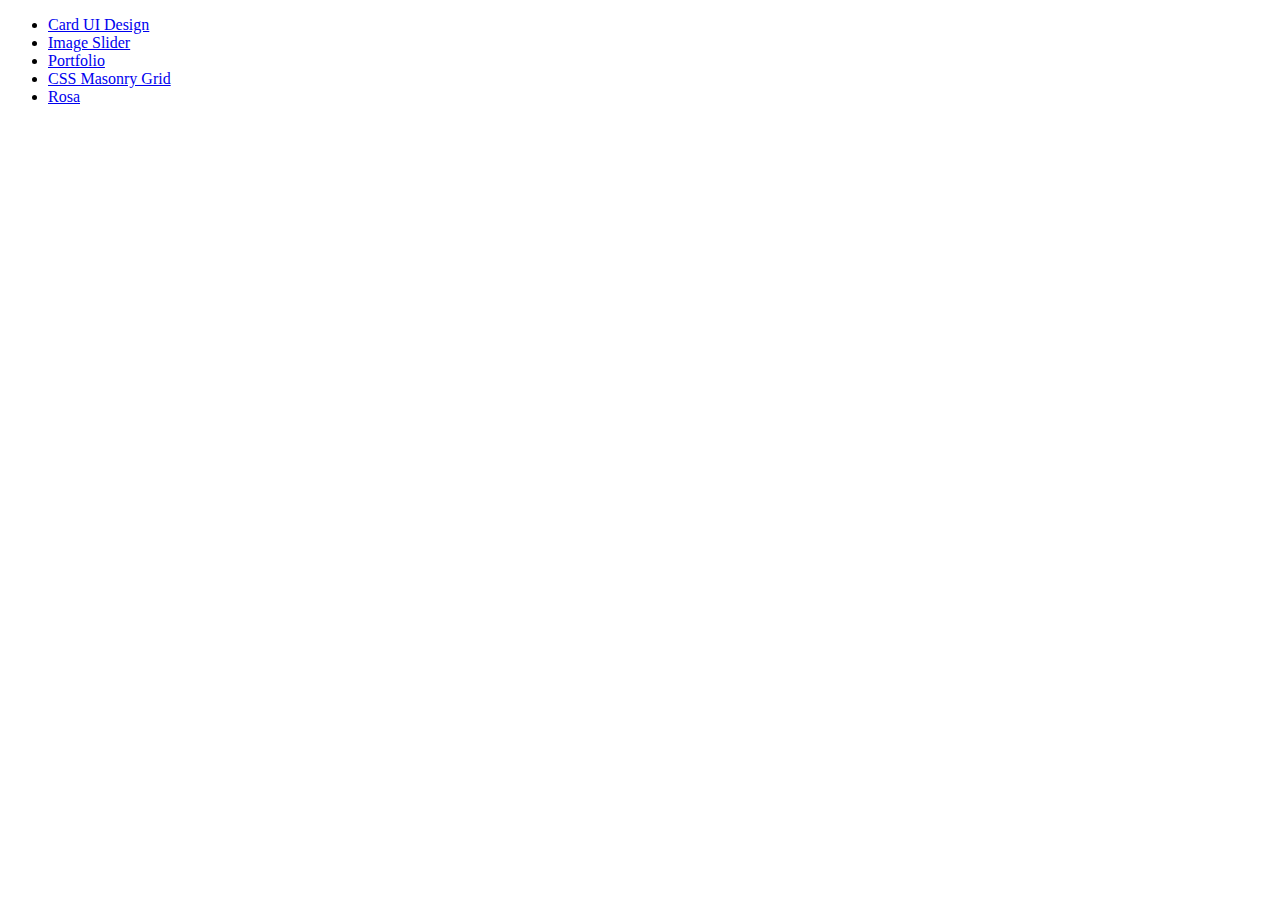
<file: index.html>
<!DOCTYPE html>
<html>
    <head>
        <meta http-equiv="content-type" content="text/html; charset=utf-8" />
    <meta name="viewport" content="width=device-width, user-scalable=no, initial-scale=1.0, maximum-scale=1.0, minimum-scale=1.0">
        <title>Oraa</title>
    </head>
    <body>
        <ul>
            <li>
                <a href="./Practice-cardsUI-design/index.html">Card UI Design</a>
            </li>
            <li>
                <a href="./Practice-image-slider/index.html">Image Slider</a>
            </li>
            <li>
                <a href="./Practice-jake-portfolio/index.html">Portfolio</a>
            </li>
            <li>
                <a href="./Practice-masonry-css-grid/index.html">CSS Masonry Grid</a>
            </li>
            <li>
                <a href="./Practice-rosa/index.html">Rosa</a>
            </li>
        </ul>
    </body>
</html>
</file>
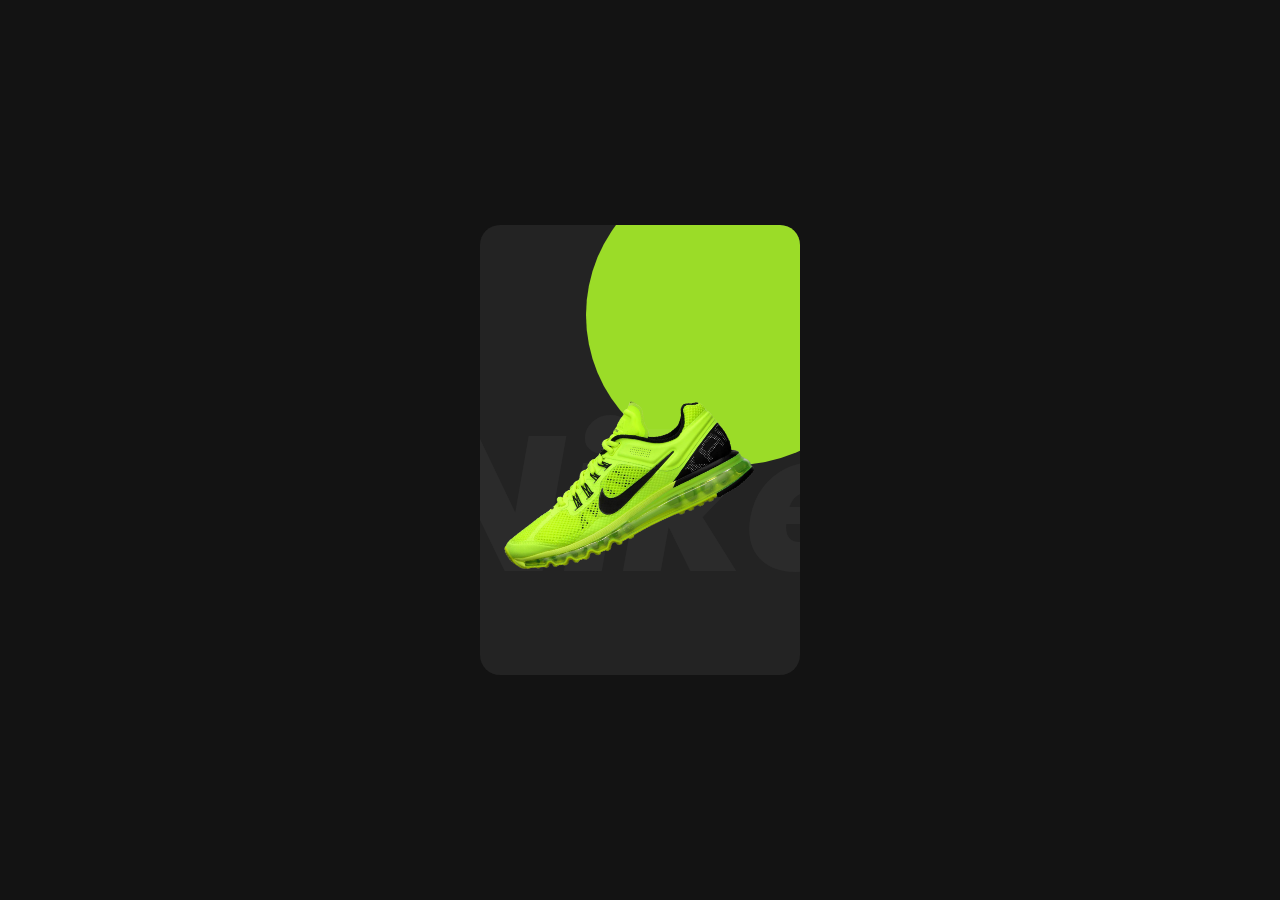
<file: Practice-cardsUI-design/index.html>
<!DOCTYPE html>
<html>
    <head>
        <meta http-equiv="content-type" content="text/html; charset=utf-8" />
        <meta name="viewport" content="width=device-width, user-scalable=no, initial-scale=1.0, maximum-scale=1.0, minimum-scale=1.0">
        <link rel="stylesheet" href="styles.css">
        <title>Card UI</title>
    </head>
    <body>
        <section class="shop">
            <div class="container">
                <div class="card">
                    <div class="imgBox">
                        <img src="images/shoes.png" alt="">
                    </div>
                    <div class="contentBox">
                        <h2>Nike Shoes</h2>
                        <div class="size">
                            <h3>Size:</h3>
                            <span>7</span>
                            <span>8</span>
                            <span>9</span>
                            <span>10</span>
                        </div>
                        <div class="color">
                            <h3>Color:</h3>
                            <span></span>
                            <span></span>
                            <span></span>
                        </div>
                        <a href="#">Buy Now</a>
                    </div>
                </div>
            </div>
        </section>
    </body>
</html>
</file>
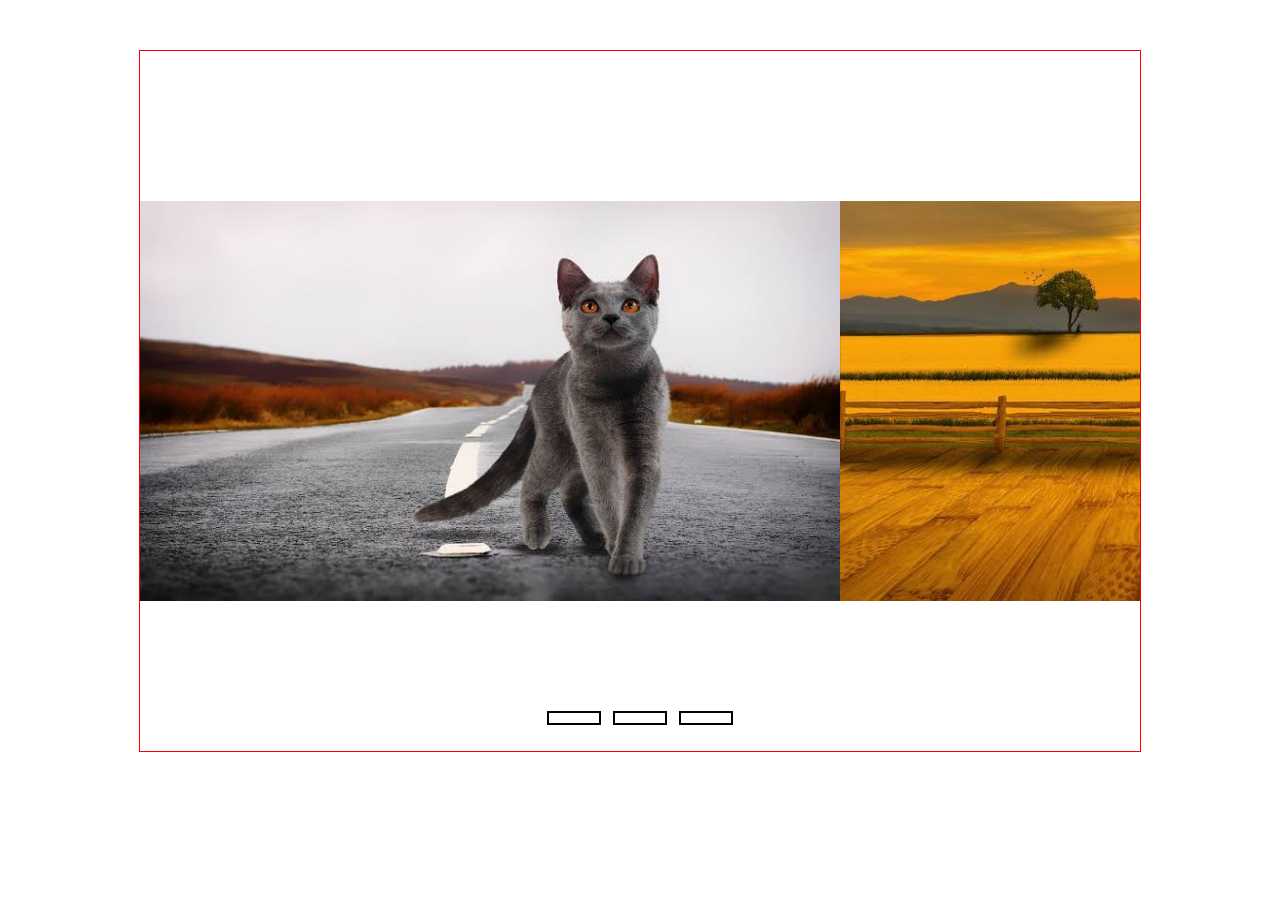
<file: Practice-image-slider/index.html>
<!DOCTYPE html>
<html>
    <head>
        <meta http-equiv="content-type" content="text/html; charset=utf-8" />
        <meta name="" content="">
        <link rel="stylesheet" href="styles.css">
        <title>Slider</title>
    </head>
    <body>
        <div class="slidershow middle">
            <div class="slides">
                <input type="radio" name="r" id="r1" checked/>
                <input type="radio" name="r" id="r2" value="" />
                <input type="radio" name="r" id="r3"/>
                
                
                <div class="slide s1">
                    <img src="images/cat-1.jpeg" alt="">
                </div>
                <div class="slide">
                    <img src="images/cat-2.jpeg" alt="">
                </div>
                <div class="slide">
                    <img src="images/cat-3.jpeg" alt="">
                </div>
                
                <div class="navigation">
                    <label for="r1" class="bar"></label>
                    <label for="r2" class="bar"></label>
                    <label for="r3" class="bar"></label>
                </div>
            </div>
        </div>
    </body>
</html>
</file>
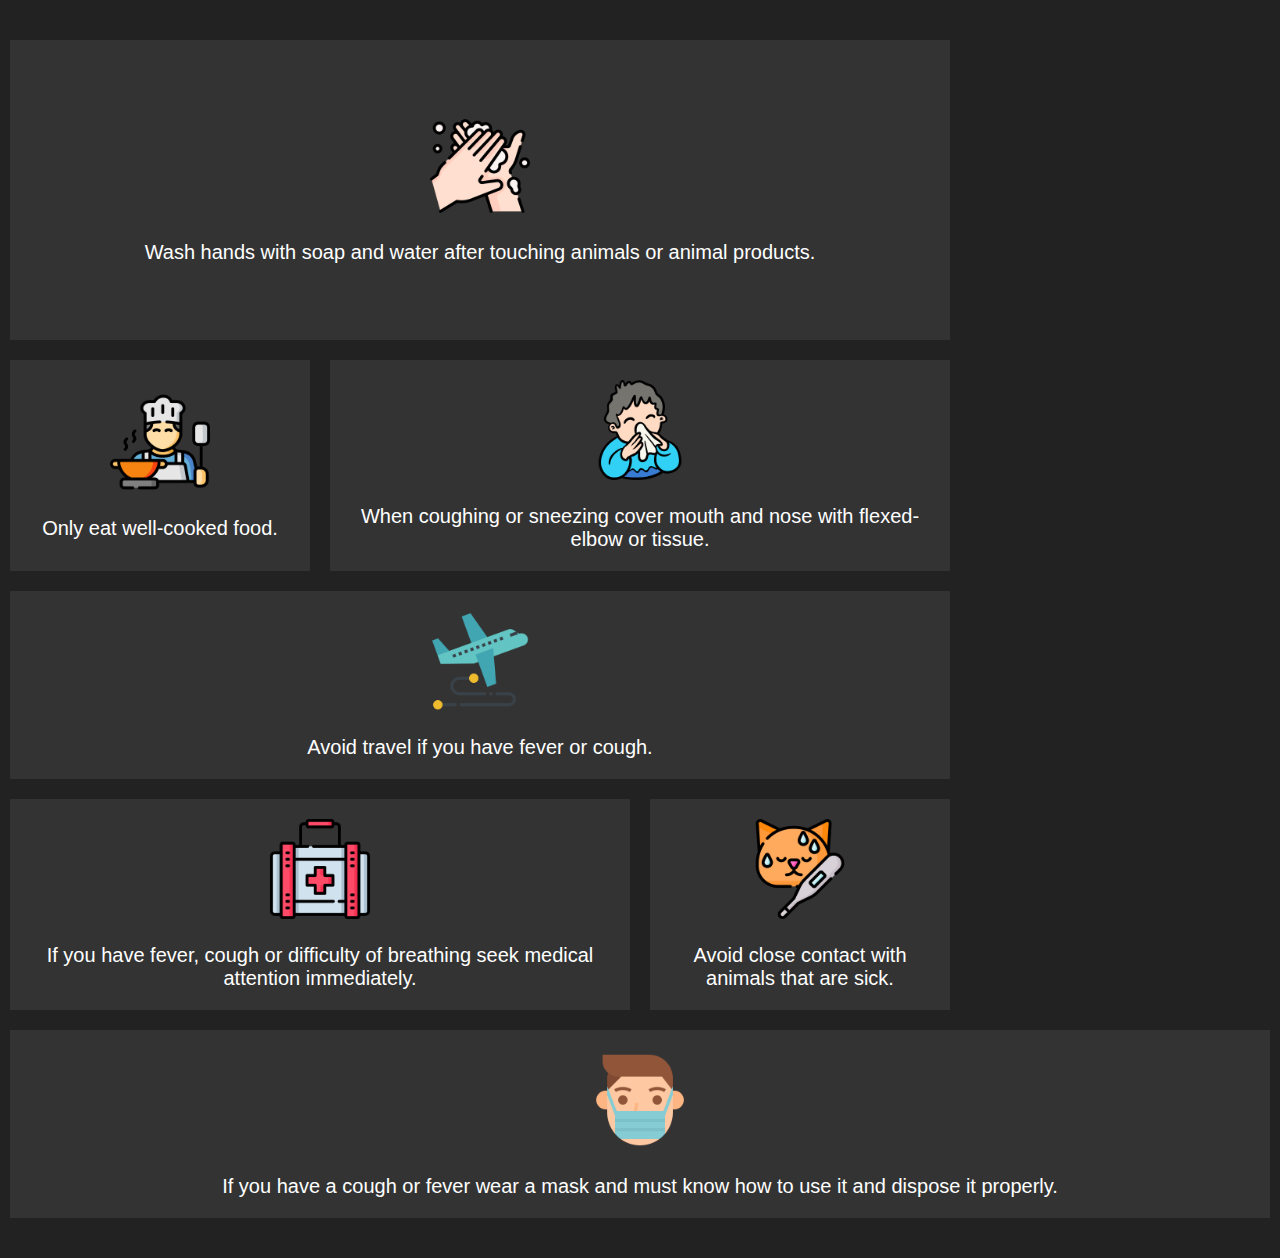
<file: Practice-masonry-css-grid/index.html>
<!DOCTYPE html>
<html>
    <head>
        <meta http-equiv="content-type" content="text/html; charset=utf-8" />
        <meta name="viewport" content="width=device-width, user-scalable=no, initial-scale=1.0, maximum-scale=1.0, minimum-scale=1.0">
        <title>CSS Grid</title>
        <link rel="stylesheet" href="styles.css">
    </head>
    <body>
        <section id="grid-section">
            <div class="container">
                <div class="box">
                    <div class="content">
                        <img src="images/washing-hands.png" alt="">
                        <p>Wash hands with soap and water after touching animals or animal products.</p>
                    </div>
                </div>
                <div class="box">
                    <div class="content">
                        <img src="images/cold.png" alt="">
                        <p>When coughing or sneezing cover mouth and nose with flexed-elbow or tissue.
                        </p>
                    </div>
                </div>
                <div class="box">
                    <div class="content">
                        <img src="images/travel.png" alt="">
                        <p>Avoid travel if you have fever or cough.</p>
                    </div>
                </div>
                <div class="box">
                    <div class="content">
                        <img src="images/first-aid-kit.png" alt="">
                        <p>If you have fever, cough or difficulty of breathing seek medical attention immediately.</p>
                    </div>
                </div>
                <div class="box">
                    <div class="content">
                        <img src="images/mask.png" alt="">
                        <p>If you have a cough or fever wear a mask and must know how to use it and dispose it properly.</p>
                    </div>
                </div>
                <div class="box">
                    <div class="content">
                        <img src="images/cooking.png" alt="">
                        <p>Only eat well-cooked food.</p>
                    </div>
                </div>
                <div class="box">
                    <div class="content">
                        <img src="images/fever.png" alt="">
                        <p>Avoid close contact with animals that are sick.</p>
                    </div>
                </div>
            </div>
        </section>
    </body>
</html>
</file>
<file: Practice-cardsUI-design/styles.css>
@import url('https://fonts.googleapis.com/css2?family=Poppins:ital,wght@0,100;0,200;0,300;0,400;0,500;0,600;0,700;0,800;0,900;1,100;1,200;1,300;1,400;1,500;1,600;1,700;1,800;1,900&family=Space+Grotesk&display=swap');

*{
    margin:0;
    padding:0;
    box-sizing:border-box;
}

html{
    font-family:'Poppins', Sans-Serif;
}

.shop{
    display:flex;
    justify-content: center;
    align-self: center;
    height: 100vh;
    background:#131313;
}

.shop .container{
    position:relative;
    display:flex;
    justify-content: center;
    align-items: center;
}

.shop .card{
    position:relative;
    width:320px;
    height:450px;
    background:#232323;
    border-radius:20px;
    overflow:hidden;
}

.shop .card::before{
    content:'';
    position:absolute;
    top:0;
    left:0;
    width:100%;
    height:100%;
    background:#9bdc28;
    clip-path:circle(150px at 80% 20%);
    transition:0.5s ease-in-out;
}

.shop .card:hover::before{
    clip-path:circle(300px at 80% -20%);
}

.shop .card::after{
    content:'Nike';
    position:absolute;
    top:30%;
    left:-20%;
    font-size:12em;
    font-weight:800;
    font-style:italic;
    color:rgba(255,255,255,0.04);
}

.shop .imgBox img{
    width:100%;
    max-width:270px;
    position:absolute;
    transform:rotate(-25deg);
}

.shop .imgBox{
    position:absolute;
    top:50%;
    transform:translateY(-50%);
    z-index:1000;
    width:100%;
    height:220px;
    transition:0.5s;
}

.shop .card:hover .imgBox{
    top:0;
    transform:translateY(0%);
}

.shop .contentBox{
    position:absolute;
    bottom:0;
    width:100%;
    height:100px;
    text-align:center;
    transition:1s;
    z-index:10;
}

.shop .card:hover .contentBox{
    height:218px;
}

.shop .contentBox h2{
    position:relative;
    letter-spacing:1px;
    color:#fff;
    font-weight:600;
    opacity:0;
    animation:fade-in 1s forwards;
}

.shop .contentBox h3{
    color:#fff;
    font-size:14px;
    font-weight:300;
    letter-spacing: 2px;
    text-transform: uppercase;
    margin-right:10px;
}

.shop .contentBox .size,
.shop .contentBox .color{
    display:flex;
    justify-content: center;
    align-items: center;
    padding:8px 20px;
    opacity:0;
    visibility: hidden;
}

.shop .contentBox .size span{
    width:26px;
    height:26px;
    text-align:center;
    line-height:26px;
    font-size:14px;
    display:inline-block;
    color:#111;
    background:#fff;
    margin:0 5px;
    transition:0.5s;
    border-radius:4px;
    cursor:position;
}

.shop .contentBox .size span:hover{
    background:#9bdc28
}

.shop .contentBox .color span{
    width:20px;
    height:20px;
    border-radius:50%;
    background:#ff0;
    margin:0 5px;
    cursor:pointer;
}

.shop .contentBox .color span:nth-child(2){
    background:#9bdc28;
}

.shop .contentBox .color span:nth-child(3){
    background:blue;
}

.shop .contentBox .color span:nth-child(4){
    background:red;
}

.shop .contentBox a{
    color:#111;
    background:#fff;
    padding:3px 5px;
    border-radius:10px;
    font-size:15px;
    text-decoration: none;
    opacity:0;
    transition:0.5s;
}

.shop .card:hover a{
    transition-delay: 0.5s;
    opacity:1;
}

.shop .card:hover .size,
.shop .card:hover .color{
    transition-delay:0.5s;
    opacity:1;
    visibility:visible;
}

@keyframes fade-in{
    to{
        opacity:1;
    }
}
</file>
<file: Practice-image-slider/styles.css>
body{
    margin:0;
    padding:0;
}

.slidershow{
    position:absolute;
    left:50%;
    transform:translateX(-50%);
    margin-top:50px;
    width:1000px;
    height:700px;
    overflow:hidden;
    border:1px red solid;
}

.navigation{
    position:absolute;
    bottom:20px;
    left:50%;
    transform:translateX(-50%);
    display:flex;
}

.bar{
    width:50px;
    height:10px;
    border:2px solid black;
    margin:6px;
    cursor:pointer;
    transition:0.4s;
}

.bar:hover{
    background:black;
}

input[name="r"]{
    position: absolute;
    visibility:hidden;
}

.slides{
    width:500%;
    height:100%;
    display:flex;
    align-items: center;
}

.slide{
    width:20%;
    transition: 0.3s;
    width:700px;
    height:400px;
}

.slide img{
    width:100%;
    height:100%;
}

#r1:checked ~ .s1{
    margin-left:0;
}

#r2:checked ~ .s1{
    margin-left:-20%;
}
#r3:checked ~ .s1{
    margin-left:-40%;
}
</file>
<file: Practice-masonry-css-grid/styles.css>
*{
    margin:0;
    padding:0;
    box-sizing:border-box;
    font-family:Sans-Serif;
}

#grid-section{
    display:flex;
    justify-content: center;
    align-self: center;
    min-height:100vh;
    background:#222;
}

.container{
    position:relative;
    max-width:100%;
    display:grid;
    grid-template-columns: repeat(auto-fill, minmax(300px, 1fr));
    grid-template-rows: minmax(300px, auto);
    margin:40px;
    grid-auto-flow: dense;
    grid-gap:20px
}

.container .box{
    color:#929796;
    background:#333;
    padding:20px;
    display:grid;
    font-size:20px;
    place-items: center;
    text-align: center;
    color:#fff;
    transition:0.5s;
}

.container .box:hover{
    background:red;
}

.container .box img{
    max-width:100px;
    position:relative;
    margin-bottom:20px;
}

.container .box:nth-child(1){
    grid-column:1/4;
    grid-row:1/2;
}

.container .box:nth-child(2){
    grid-column:2/4;
    grid-row:2/3;
}

.container .box:nth-child(4){
    grid-column:span 2;
    grid-row:4/5;
}

.container .box:nth-child(3){
    grid-column:1/4;
    grid-row:3/4;
}

.container .box:nth-child(5){
    grid-column:span 4;
    grid-row:5;
}

.container .box:nth-child(6){
    grid-column:1;
    grid-row:2/3;
}

.container .box:nth-child(7){
    grid-column:span 1;
    grid-row:4/5; 
}

@media (max-width:960px){
    .container{
        grid-template-columns: repeat(autofill, minmax(50%, 1fr));
        grid-template-rows:minmax(auto, auto);
    }
    
    .container .box{
        grid-column:unset !important;
        grid-row:unset !important;
    }
}
</file>
